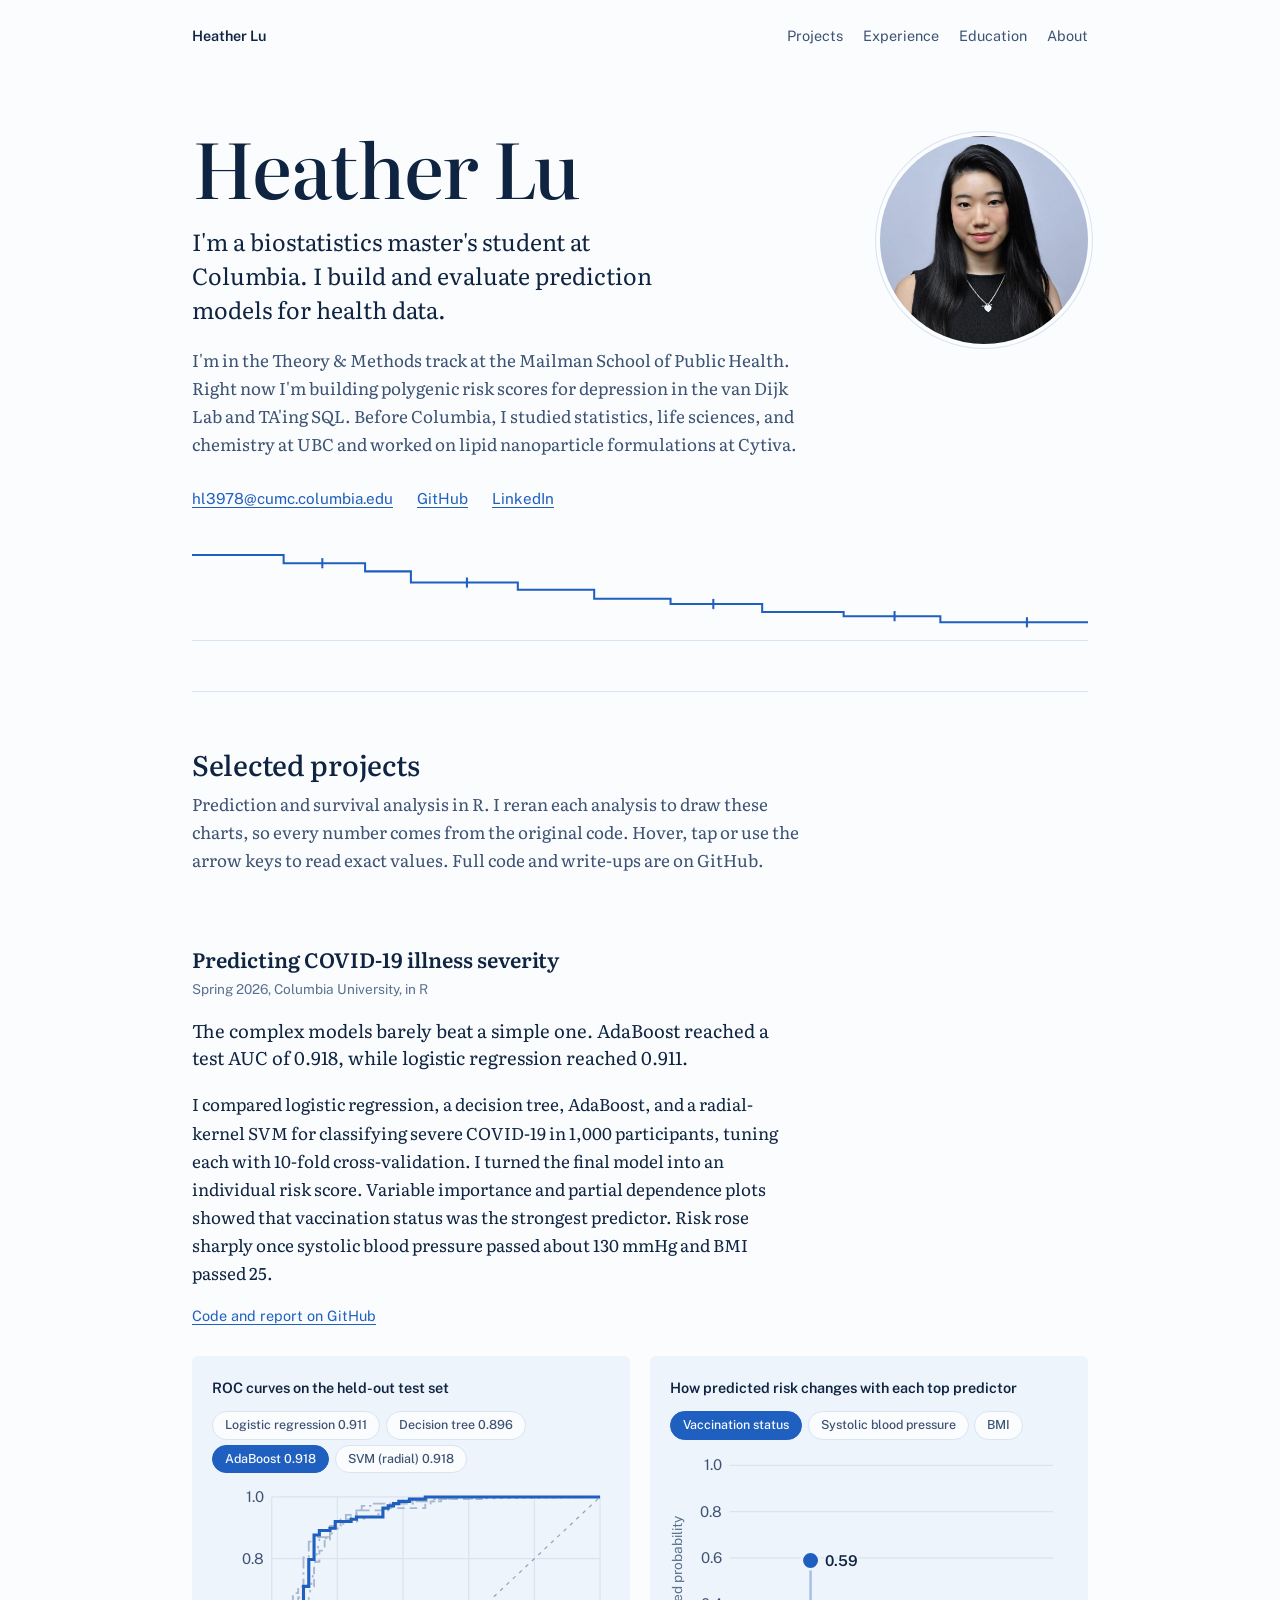
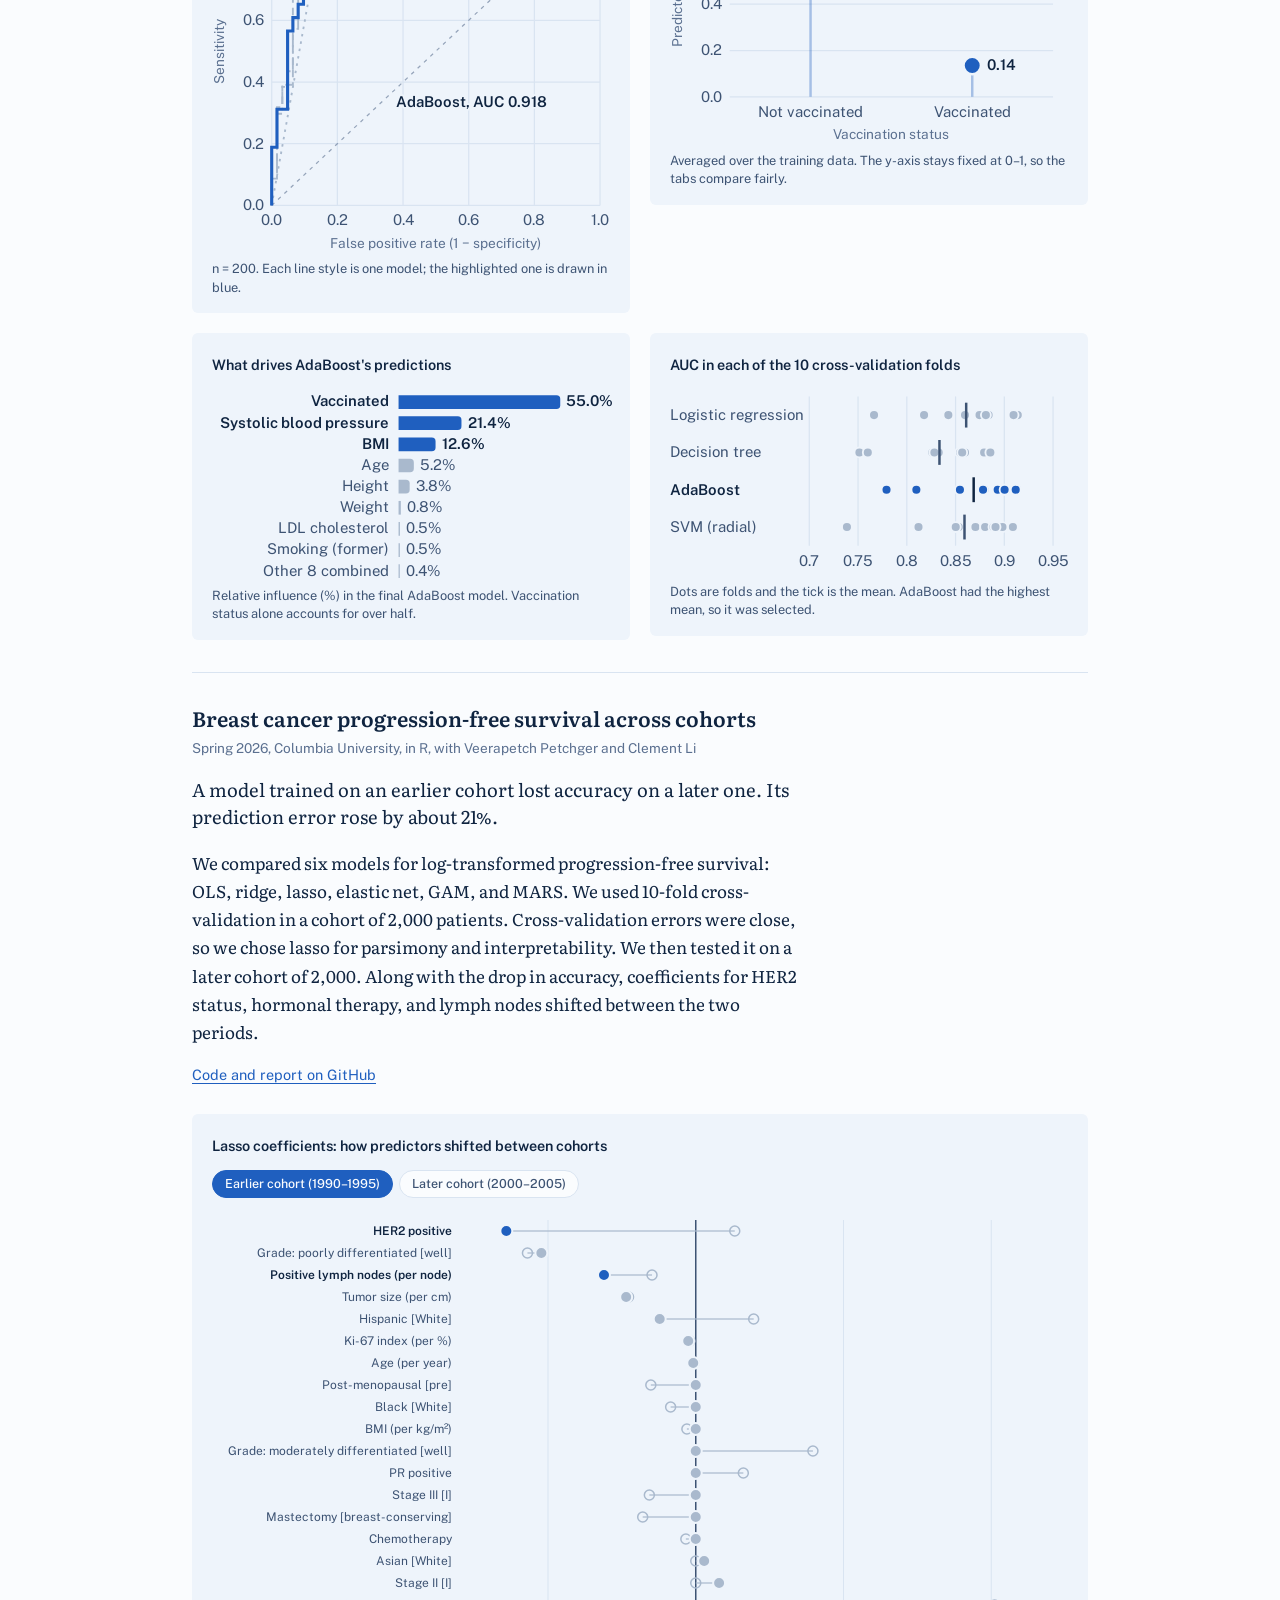
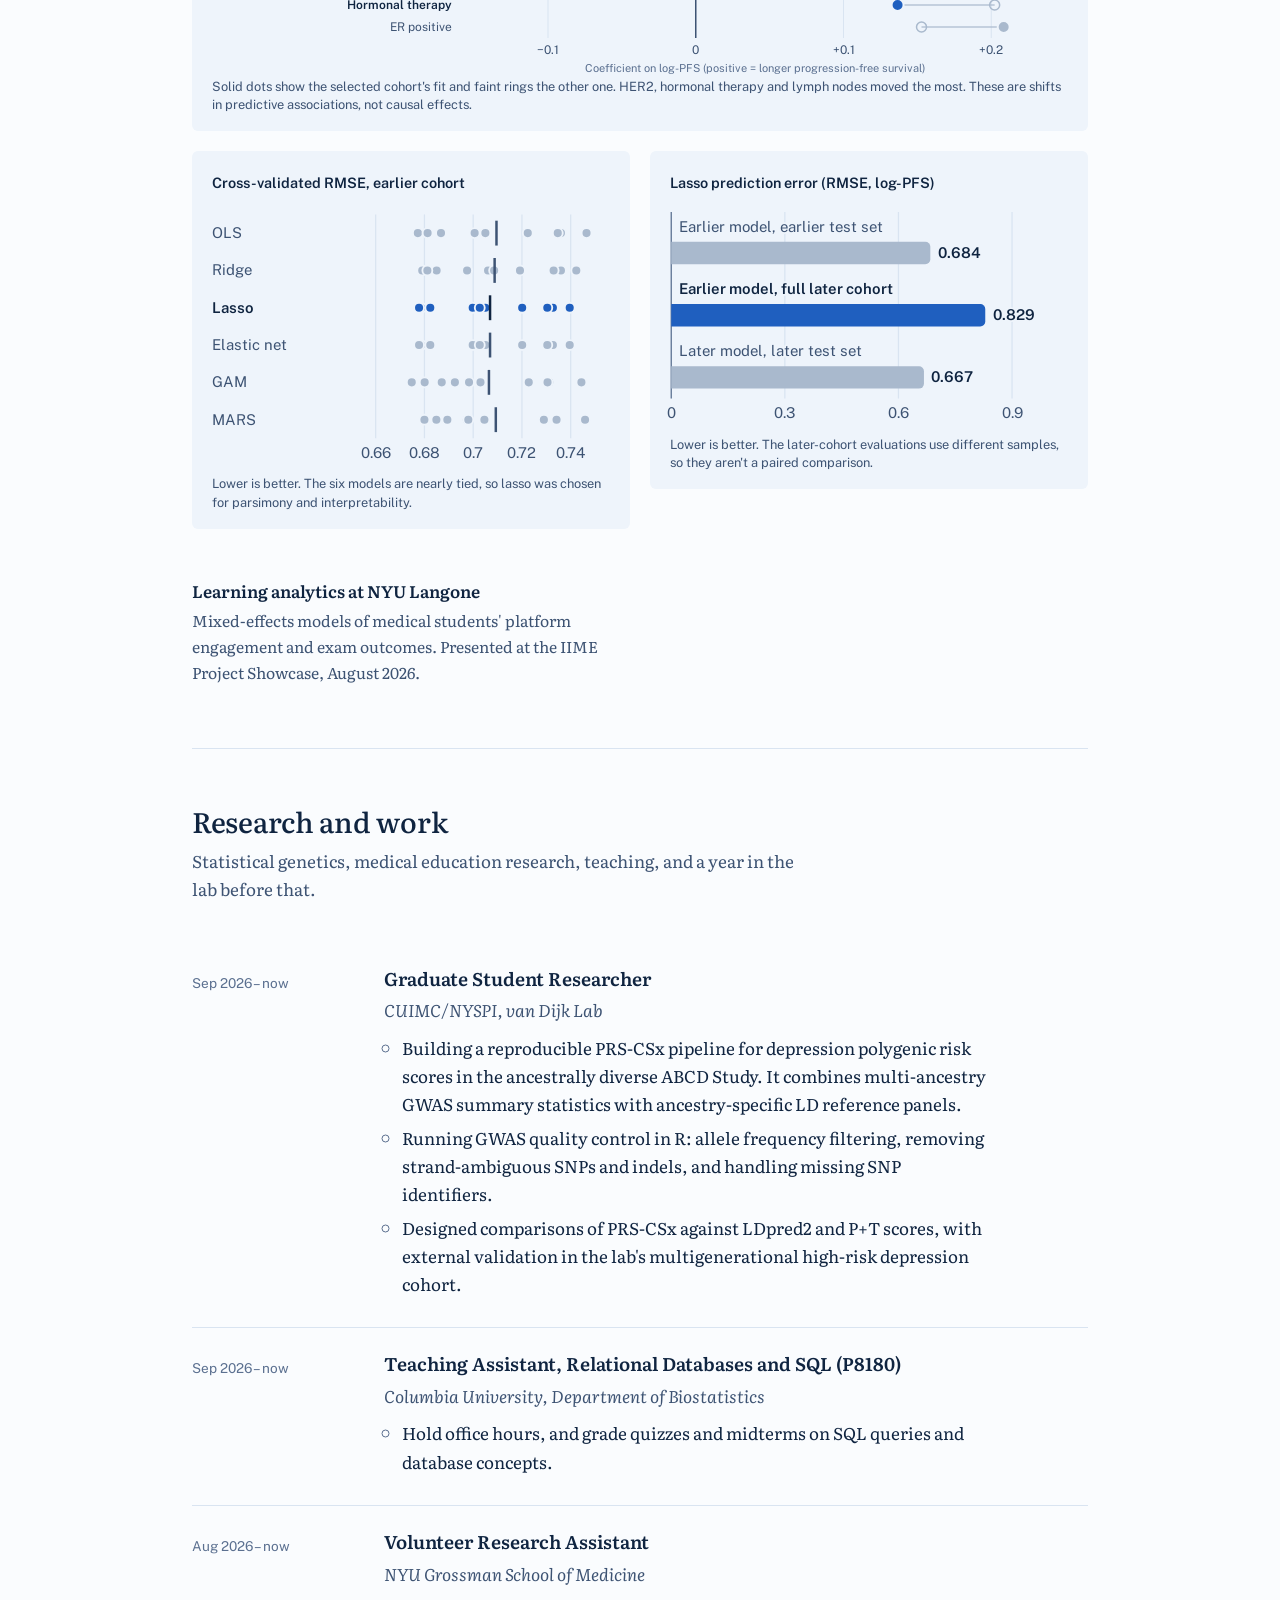
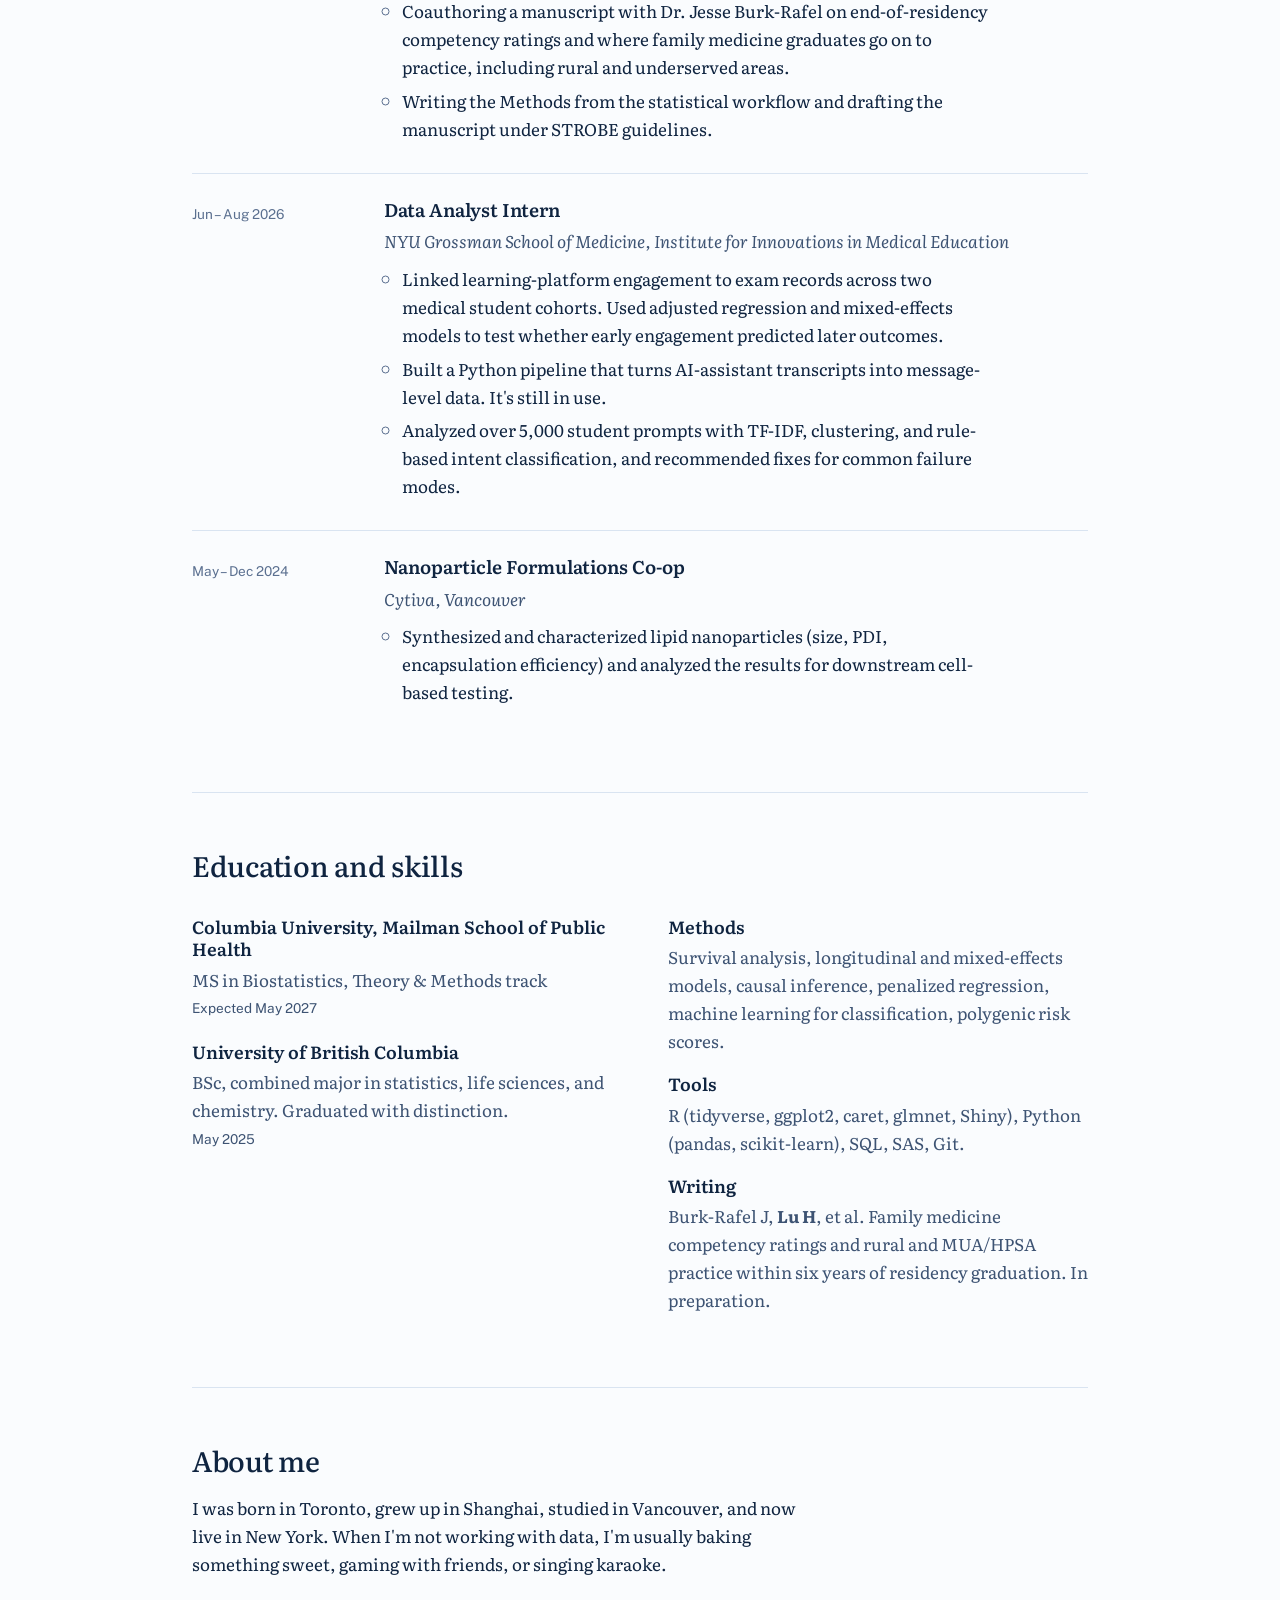
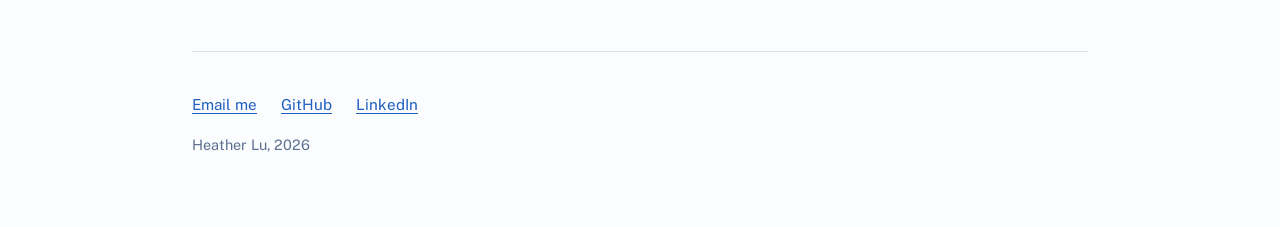
<file: index.html>
<!doctype html>
<html lang="en">
<head>
<meta charset="utf-8">
<meta name="viewport" content="width=device-width, initial-scale=1">
<title>Heather Lu</title>
<meta name="description" content="Heather Lu, biostatistics master's student at Columbia University. Prediction modeling, survival analysis, and reproducible research in R and Python.">
<link rel="preconnect" href="https://fonts.googleapis.com">
<link rel="preconnect" href="https://fonts.gstatic.com" crossorigin>
<link href="https://fonts.googleapis.com/css2?family=Literata:ital,opsz,wght@0,7..72,400;0,7..72,500;0,7..72,600;1,7..72,400&family=Public+Sans:wght@400;500;600&display=swap" rel="stylesheet">
<link rel="stylesheet" href="css/site.css">
</head>
<body>
<div class="wrap">

<nav class="site-nav" aria-label="Main">
  <a class="home" href="#top">Heather Lu</a>
  <ul>
    <li><a href="#projects">Projects</a></li>
    <li><a href="#experience">Experience</a></li>
    <li><a href="#education">Education</a></li>
    <li><a href="#about">About</a></li>
  </ul>
</nav>

<header class="hero" id="top">
  <div class="hero-intro">
  <img class="portrait" src="img/heather-lu.jpg" alt="Heather Lu" width="400" height="400">
  <div class="hero-text">
  <h1>Heather Lu</h1>
  <p class="lede">I'm a biostatistics master's student at Columbia. I build and evaluate prediction models for health data.</p>
  <p class="sub">I'm in the Theory &amp; Methods track at the Mailman School of Public Health. Right now I'm building polygenic risk scores for depression in the van Dijk Lab and TA'ing SQL. Before Columbia, I studied statistics, life sciences, and chemistry at UBC and worked on lipid nanoparticle formulations at Cytiva.</p>
  <div class="contact-links">
    <a href="mailto:hl3978@cumc.columbia.edu">hl3978@cumc.columbia.edu</a>
    <a href="https://github.com/heather-lu">GitHub</a>
    <a href="https://www.linkedin.com/in/heatherlu2001/">LinkedIn</a>
  </div>
  </div>
  </div>
  <svg class="km" viewBox="0 0 880 90" preserveAspectRatio="none" aria-hidden="true" focusable="false">
    <line class="base" x1="0" y1="88" x2="880" y2="88"/>
    <path class="curve" d="M0 4 H90 V12 H170 V20 H215 V31 H320 V38 H395 V47 H470 V52 H560 V60 H640 V64 H735 V70 H880"/>
    <line class="cens" x1="128" y1="7" x2="128" y2="17" style="animation-delay:.9s"/>
    <line class="cens" x1="270" y1="26" x2="270" y2="36" style="animation-delay:1.3s"/>
    <line class="cens" x1="512" y1="47" x2="512" y2="57" style="animation-delay:1.8s"/>
    <line class="cens" x1="690" y1="59" x2="690" y2="69" style="animation-delay:2.2s"/>
    <line class="cens" x1="820" y1="65" x2="820" y2="75" style="animation-delay:2.5s"/>
  </svg>
</header>

<section id="projects" aria-labelledby="projects-h">
  <h2 id="projects-h">Selected projects</h2>
  <p class="section-intro">Prediction and survival analysis in R. I reran each analysis to draw these charts, so every number comes from the original code. Hover, tap or use the arrow keys to read exact values. Full code and write-ups are on GitHub.</p>

  <article class="project wide" id="covid">
    <div class="body">
      <h3>Predicting COVID-19 illness severity</h3>
      <p class="meta">Spring 2026, Columbia University, in R</p>
      <p class="finding">The complex models barely beat a simple one. AdaBoost reached a test AUC of 0.918, while logistic regression reached 0.911.</p>
      <p>I compared logistic regression, a decision tree, AdaBoost, and a radial-kernel SVM for classifying severe COVID-19 in 1,000 participants, tuning each with 10-fold cross-validation. I turned the final model into an individual risk score. Variable importance and partial dependence plots showed that vaccination status was the strongest predictor. Risk rose sharply once systolic blood pressure passed about 130 mmHg and BMI passed 25.</p>
      <div class="project-links">
        <a href="https://github.com/heather-lu/covid-severity-prediction">Code and report on GitHub</a>
      </div>
    </div>
    <div class="chart-grid">
      <figure class="chart" id="covid-roc" data-fallback="Test AUC: AdaBoost 0.918, SVM 0.918, logistic regression 0.911, decision tree 0.896."></figure>
      <figure class="chart" id="covid-pdp" data-fallback="Predicted risk of severe illness: 0.59 unvaccinated vs 0.14 vaccinated."></figure>
      <figure class="chart" id="covid-imp" data-fallback="Vaccination status accounts for about 55% of AdaBoost's relative influence."></figure>
      <figure class="chart" id="covid-cv" data-fallback="Mean 10-fold CV AUC: AdaBoost 0.869, logistic 0.861, SVM 0.859, decision tree 0.833."></figure>
    </div>
  </article>

  <article class="project wide" id="pfs">
    <div class="body">
      <h3>Breast cancer progression-free survival across cohorts</h3>
      <p class="meta">Spring 2026, Columbia University, in R, with Veerapetch Petchger and Clement Li</p>
      <p class="finding">A model trained on an earlier cohort lost accuracy on a later one. Its prediction error rose by about 21%.</p>
      <p>We compared six models for log-transformed progression-free survival: OLS, ridge, lasso, elastic net, GAM, and MARS. We used 10-fold cross-validation in a cohort of 2,000 patients. Cross-validation errors were close, so we chose lasso for parsimony and interpretability. We then tested it on a later cohort of 2,000. Along with the drop in accuracy, coefficients for HER2 status, hormonal therapy, and lymph nodes shifted between the two periods.</p>
      <div class="project-links">
        <a href="https://github.com/heather-lu/breast-cancer-pfs-prediction">Code and report on GitHub</a>
      </div>
    </div>
    <div class="chart-grid">
      <figure class="chart span-2" id="pfs-coef" data-fallback="Lasso coefficients shifted between cohorts: HER2 went from −0.128 to +0.026 and hormonal therapy from +0.137 to +0.202."></figure>
      <figure class="chart" id="pfs-cv" data-fallback="10-fold CV RMSE in the earlier cohort ranged from 0.706 (GAM) to 0.710 (OLS); lasso was 0.707."></figure>
      <figure class="chart" id="pfs-eval" data-fallback="Lasso RMSE: 0.684 on the earlier test set, 0.829 on the later cohort, 0.667 when refit on the later cohort."></figure>
    </div>
  </article>


  <div class="more">
    <div>
      <h4>Learning analytics at NYU Langone</h4>
      <p>Mixed-effects models of medical students' platform engagement and exam outcomes. Presented at the IIME Project Showcase, August 2026.</p>
    </div>
  </div>
</section>

<section id="experience" aria-labelledby="experience-h">
  <h2 id="experience-h">Research and work</h2>
  <p class="section-intro">Statistical genetics, medical education research, teaching, and a year in the lab before that.</p>
  <ol class="timeline" reversed>
    <li>
      <div class="when">Sep 2026 – now</div>
      <div>
        <h3>Graduate Student Researcher</h3>
        <p class="where">CUIMC/NYSPI, van Dijk Lab</p>
        <ul>
          <li>Building a reproducible PRS-CSx pipeline for depression polygenic risk scores in the ancestrally diverse ABCD Study. It combines multi-ancestry GWAS summary statistics with ancestry-specific LD reference panels.</li>
          <li>Running GWAS quality control in R: allele frequency filtering, removing strand-ambiguous SNPs and indels, and handling missing SNP identifiers.</li>
          <li>Designed comparisons of PRS-CSx against LDpred2 and P+T scores, with external validation in the lab's multigenerational high-risk depression cohort.</li>
        </ul>
      </div>
    </li>
    <li>
      <div class="when">Sep 2026 – now</div>
      <div>
        <h3>Teaching Assistant, Relational Databases and SQL (P8180)</h3>
        <p class="where">Columbia University, Department of Biostatistics</p>
        <ul>
          <li>Hold office hours, and grade quizzes and midterms on SQL queries and database concepts.</li>
        </ul>
      </div>
    </li>
    <li>
      <div class="when">Aug 2026 – now</div>
      <div>
        <h3>Volunteer Research Assistant</h3>
        <p class="where">NYU Grossman School of Medicine</p>
        <ul>
          <li>Coauthoring a manuscript with Dr. Jesse Burk-Rafel on end-of-residency competency ratings and where family medicine graduates go on to practice, including rural and underserved areas.</li>
          <li>Writing the Methods from the statistical workflow and drafting the manuscript under STROBE guidelines.</li>
        </ul>
      </div>
    </li>
    <li>
      <div class="when">Jun – Aug 2026</div>
      <div>
        <h3>Data Analyst Intern</h3>
        <p class="where">NYU Grossman School of Medicine, Institute for Innovations in Medical Education</p>
        <ul>
          <li>Linked learning-platform engagement to exam records across two medical student cohorts. Used adjusted regression and mixed-effects models to test whether early engagement predicted later outcomes.</li>
          <li>Built a Python pipeline that turns AI-assistant transcripts into message-level data. It's still in use.</li>
          <li>Analyzed over 5,000 student prompts with TF-IDF, clustering, and rule-based intent classification, and recommended fixes for common failure modes.</li>
        </ul>
      </div>
    </li>
    <li>
      <div class="when">May – Dec 2024</div>
      <div>
        <h3>Nanoparticle Formulations Co-op</h3>
        <p class="where">Cytiva, Vancouver</p>
        <ul>
          <li>Synthesized and characterized lipid nanoparticles (size, PDI, encapsulation efficiency) and analyzed the results for downstream cell-based testing.</li>
        </ul>
      </div>
    </li>
  </ol>
</section>

<section id="education" aria-labelledby="education-h">
  <h2 id="education-h">Education and skills</h2>
  <div class="cols" style="margin-top:2rem">
    <div class="edu">
      <div class="item">
        <h3>Columbia University, Mailman School of Public Health</h3>
        <p>MS in Biostatistics, Theory &amp; Methods track</p>
        <p class="meta">Expected May 2027</p>
      </div>
      <div class="item">
        <h3>University of British Columbia</h3>
        <p>BSc, combined major in statistics, life sciences, and chemistry. Graduated with distinction.</p>
        <p class="meta">May 2025</p>
      </div>
    </div>
    <div>
      <h3>Methods</h3>
      <p>Survival analysis, longitudinal and mixed-effects models, causal inference, penalized regression, machine learning for classification, polygenic risk scores.</p>
      <h3>Tools</h3>
      <p>R (tidyverse, ggplot2, caret, glmnet, Shiny), Python (pandas, scikit-learn), SQL, SAS, Git.</p>
      <h3>Writing</h3>
      <p>Burk-Rafel J, <strong>Lu H</strong>, et al. Family medicine competency ratings and rural and MUA/HPSA practice within six years of residency graduation. In preparation.</p>
    </div>
  </div>
</section>

<section id="about" class="about" aria-labelledby="about-h">
  <h2 id="about-h">About me</h2>
  <p style="margin-top:1rem">I was born in Toronto, grew up in Shanghai, studied in Vancouver, and now live in New York. When I'm not working with data, I'm usually baking something sweet, gaming with friends, or singing karaoke.</p>
</section>

<footer>
  <div class="contact-links">
    <a href="mailto:hl3978@cumc.columbia.edu">Email me</a>
    <a href="https://github.com/heather-lu">GitHub</a>
    <a href="https://www.linkedin.com/in/heatherlu2001/">LinkedIn</a>
  </div>
  <p>Heather Lu, 2026</p>
</footer>

</div>
<script type="module" src="js/main.js"></script>
</body>
</html>
</file>
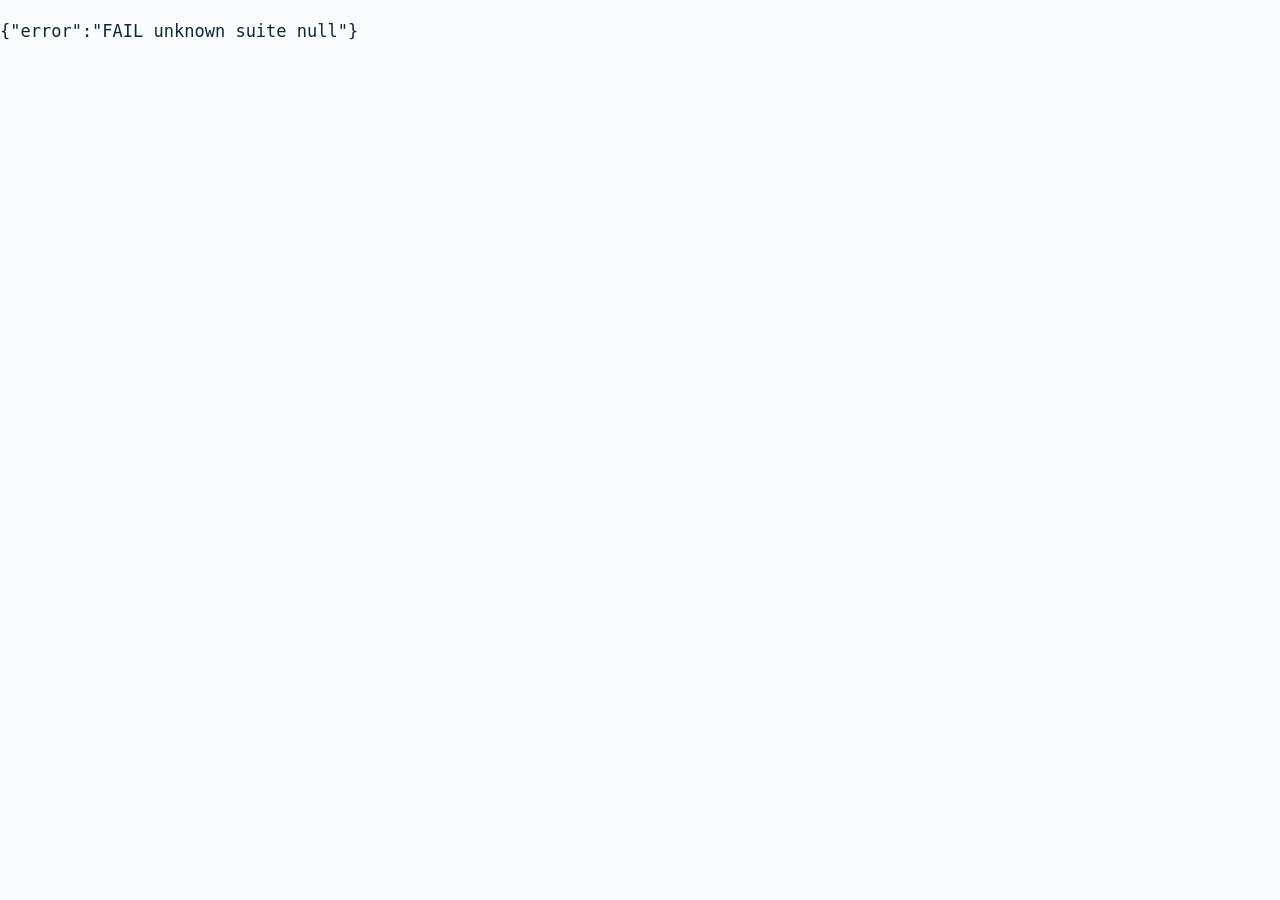
<file: tests/harness.html>
<!doctype html>
<html lang="en"><head><meta charset="utf-8"><title>Chart harness</title>
<link rel="stylesheet" href="../css/site.css"></head>
<body><div class="wrap" id="mounts"></div><pre id="results">pending</pre>
<script type="module" src="harness.js"></script></body></html>
</file>
<file: css/site.css>
/* Palette: shades of blue. Chart series colors validated with the dataviz
   palette validator (light surface #EEF4FB, dark surface #14223A). */
:root {
  --paper: #FAFCFE;
  --panel: #EEF4FB;
  --ink: #0F2440;
  --ink-2: #3D5373;
  --muted: #5B7090;
  --rule: #D9E4F1;
  --link: #1F5FBF;
  --link-hover: #143F82;
  --focus: #1F5FBF;
  --hi: #1F5FBF;      /* emphasized series / mark */
  --hi-2: #3FA2E0;    /* second series when exactly two are compared */
  --quiet: #A9B9CD;   /* context marks */
  --serif: "Literata", Georgia, "Times New Roman", serif;
  --sans: "Public Sans", system-ui, -apple-system, "Segoe UI", sans-serif;
  --measure: 38rem;
  --wide: 60rem;
}
@media (prefers-color-scheme: dark) {
  :root:not([data-theme="light"]) {
    --paper: #0C1626; --panel: #14223A; --ink: #E4ECF7; --ink-2: #B3C3D8; --muted: #8DA1BC;
    --rule: #22334F; --link: #7CB0F5; --link-hover: #A6C9F8; --focus: #7CB0F5;
    --hi: #4F8FE8; --hi-2: #2C5DB0; --quiet: #4A5D7A;
  }
}
:root[data-theme="dark"] {
  --paper: #0C1626; --panel: #14223A; --ink: #E4ECF7; --ink-2: #B3C3D8; --muted: #8DA1BC;
  --rule: #22334F; --link: #7CB0F5; --link-hover: #A6C9F8; --focus: #7CB0F5;
  --hi: #4F8FE8; --hi-2: #2C5DB0; --quiet: #4A5D7A;
}

*, *::before, *::after { box-sizing: border-box; }
html { -webkit-text-size-adjust: 100%; }
body {
  margin: 0; background: var(--paper); color: var(--ink);
  font-family: var(--serif); font-size: 1.0625rem; line-height: 1.65;
  font-optical-sizing: auto; text-rendering: optimizeLegibility;
}
a { color: var(--link); text-decoration-thickness: 1px; text-underline-offset: 0.18em; }
a:hover { color: var(--link-hover); text-decoration-thickness: 2px; }
:focus-visible { outline: 2px solid var(--focus); outline-offset: 3px; border-radius: 2px; }
p { margin: 0 0 1em; }

.wrap { max-width: var(--wide); margin: 0 auto; padding: 0 1rem; }
@media (min-width: 640px) { .wrap { padding: 0 2rem; } }

/* Nav */
.site-nav { display: flex; justify-content: space-between; align-items: baseline; gap: 1rem; padding: 1.5rem 0; font-family: var(--sans); font-size: 0.9rem; }
.site-nav .home { color: var(--ink); text-decoration: none; font-weight: 600; white-space: nowrap; }
.site-nav ul { list-style: none; margin: 0; padding: 0; display: flex; flex-wrap: wrap; gap: 0.25rem 1.25rem; }
.site-nav ul a { color: var(--ink-2); text-decoration: none; }
.site-nav ul a:hover { color: var(--link); text-decoration: underline; }

/* Hero */
.hero { position: relative; padding: 3.5rem 0 3rem; }
.hero h1 { font-size: clamp(2.75rem, 8vw, 4.75rem); font-weight: 500; line-height: 1.02; letter-spacing: -0.02em; margin: 0 0 1.25rem; }
.hero .lede { font-size: clamp(1.2rem, 2.4vw, 1.45rem); line-height: 1.45; max-width: 32rem; color: var(--ink); margin-bottom: 1.25rem; }
.hero .sub { max-width: var(--measure); color: var(--ink-2); }
.contact-links { font-family: var(--sans); font-size: 0.95rem; display: flex; flex-wrap: wrap; gap: 0.5rem 1.5rem; margin-top: 1.75rem; }
.km { display: block; width: 100%; height: auto; margin-top: 2.5rem; color: var(--ink); }
.km .curve { fill: none; stroke: var(--hi); stroke-width: 2; stroke-linejoin: miter; }
.km .cens { stroke: var(--hi); stroke-width: 2; }
.km .base { stroke: var(--rule); stroke-width: 1; }
@media (prefers-reduced-motion: no-preference) {
  .km .curve { stroke-dasharray: 1400; stroke-dashoffset: 1400; animation: draw 2.4s cubic-bezier(.45,.05,.3,1) .3s forwards; }
  .km .cens { opacity: 0; animation: appear .3s ease-out forwards; }
  @keyframes draw { to { stroke-dashoffset: 0; } }
  @keyframes appear { to { opacity: 1; } }
}

/* Sections */
section { padding: 3.5rem 0; border-top: 1px solid var(--rule); }
h2 { font-size: 1.75rem; font-weight: 500; line-height: 1.2; letter-spacing: -0.01em; margin: 0 0 0.5rem; }
.section-intro { color: var(--ink-2); max-width: var(--measure); margin-bottom: 2.5rem; }
h3 { font-size: 1.3rem; font-weight: 600; line-height: 1.3; margin: 0 0 0.35rem; }
.meta { font-family: var(--sans); font-size: 0.85rem; color: var(--muted); margin: 0 0 1rem; }

/* Projects */
.project { display: grid; gap: 1.75rem; padding: 2rem 0; }
.project + .project { border-top: 1px solid var(--rule); }
@media (min-width: 820px) { .project.lead { grid-template-columns: minmax(0, 1fr) 21rem; gap: 3rem; align-items: start; } }
.project .body p { max-width: var(--measure); }
.project .finding { font-size: 1.15rem; line-height: 1.5; }
.project-links { font-family: var(--sans); font-size: 0.9rem; display: flex; flex-wrap: wrap; gap: 0.4rem 1.25rem; margin-top: 0.75rem; }

figure.chart { margin: 0; background: var(--panel); border-radius: 6px; padding: 1.25rem 1.25rem 1rem; }
figure.chart figcaption { font-family: var(--sans); font-size: 0.8rem; line-height: 1.45; color: var(--ink-2); }
figure.chart .chart-title { font-family: var(--sans); font-size: 0.9rem; font-weight: 600; color: var(--ink); margin: 0 0 0.75rem; }
figure.chart svg { display: block; width: 100%; height: auto; overflow: visible; font-family: var(--sans); }
.chart text { fill: var(--ink-2); font-size: 12px; paint-order: stroke; stroke: var(--panel); stroke-width: 3px; stroke-linejoin: round; }
.chart text.val { fill: var(--ink); font-weight: 600; }
.chart .grid { stroke: var(--rule); stroke-width: 1; }
.chart .axis { stroke: var(--muted); stroke-width: 1; }
.chart .dot { fill: var(--quiet); stroke: var(--panel); stroke-width: 2; }
.chart .dot.on { fill: var(--hi); }
.chart .bar { fill: var(--quiet); }
.chart .bar.on { fill: var(--hi); }
.chart .hit { fill: transparent; }
.chart g.datum:hover .dot, .chart g.datum:hover .bar { stroke: var(--ink); stroke-width: 1.5; }
/* Screen-reader data tables. Tables ignore width:1px, so park them off-screen to the left (no page overflow). */
.chart-table { position: absolute; left: -10000px; top: auto; width: 1px; height: 1px; overflow: hidden; }
figure.chart { position: relative; }

.more { display: grid; gap: 1.5rem; margin-top: 1rem; }
@media (min-width: 640px) { .more { grid-template-columns: 1fr 1fr; gap: 2.5rem; } }
.more h4 { font-size: 1.05rem; font-weight: 600; margin: 0 0 0.25rem; }
.more p { color: var(--ink-2); font-size: 0.98rem; margin-bottom: 0.4rem; }

/* Timeline */
.timeline { list-style: none; margin: 0; padding: 0; }
.timeline > li { display: grid; gap: 0.25rem; padding: 1.5rem 0; }
.timeline > li + li { border-top: 1px solid var(--rule); }
@media (min-width: 720px) { .timeline > li { grid-template-columns: 10rem minmax(0, 1fr); gap: 2rem; } }
.timeline .when { font-family: var(--sans); font-size: 0.85rem; color: var(--muted); padding-top: 0.3rem; }
.timeline h3 { font-size: 1.15rem; }
.timeline .where { color: var(--ink-2); font-style: italic; margin-bottom: 0.6rem; }
.timeline ul { margin: 0; padding-left: 1.1rem; max-width: var(--measure); }
.timeline ul li { margin-bottom: 0.35rem; }
.timeline ul li::marker { color: var(--muted); }

.cols { display: grid; gap: 2.5rem; }
@media (min-width: 720px) { .cols { grid-template-columns: 1fr 1fr; gap: 3.5rem; } }
.cols h3 { font-size: 1.1rem; }
.cols p { color: var(--ink-2); }
.edu p { margin-bottom: 0.2em; }
.edu .item + .item { margin-top: 1.25rem; }

.about p { max-width: var(--measure); }

footer { border-top: 1px solid var(--rule); padding: 2.5rem 0 3.5rem; font-family: var(--sans); font-size: 0.9rem; color: var(--muted); }
footer .contact-links { margin-top: 0; margin-bottom: 1rem; }

/* Wide projects: text on top, chart grid below */
.project.wide .body { max-width: var(--measure); }
.chart-grid { display: grid; gap: 1.25rem; grid-template-columns: minmax(0, 1fr); align-items: start; }
@media (min-width: 820px) { .chart-grid { grid-template-columns: repeat(2, minmax(0, 1fr)); } }

/* Chart marks */
.chart .curve { fill: none; stroke: var(--quiet); stroke-width: 1.5; }
.chart .curve.on { stroke: var(--hi); stroke-width: 2.5; }
.chart .ref { stroke: var(--muted); stroke-width: 1; stroke-dasharray: 3 4; opacity: 0.6; }
.chart .cross { fill: var(--hi); stroke: var(--panel); stroke-width: 2; }
.chart .fold { fill: var(--quiet); stroke: var(--panel); stroke-width: 1.5; }
.chart .fold.on { fill: var(--hi); }
.chart .mean { stroke: var(--ink-2); stroke-width: 2; }
.chart .mean.on { stroke: var(--ink); }
.chart .pd-band { fill: var(--hi); opacity: 0.1; }
.chart .stem { stroke: var(--hi); stroke-width: 2; opacity: 0.35; }
.chart .axis-label { fill: var(--muted); font-size: 11px; }
.chart .curve-label { font-size: 12px; }
.chart g.datum { outline: none; }
.chart g.datum:focus-visible .hit { fill: var(--rule); }
.chart svg:focus-visible { outline: 2px solid var(--focus); outline-offset: 4px; border-radius: 4px; }

/* Chart controls */
.choice-group, .tab-group { display: flex; flex-wrap: wrap; gap: 0.35rem; margin: 0 0 0.85rem; }
.choice-group button, .tab-group button {
  font: 500 0.78rem/1.2 var(--sans); color: var(--ink-2); background: var(--paper);
  border: 1px solid var(--rule); border-radius: 999px; padding: 0.35rem 0.75rem; cursor: pointer;
}
.choice-group button:hover, .tab-group button:hover { border-color: var(--hi); color: var(--ink); }
.choice-group button[aria-pressed="true"], .tab-group button[aria-selected="true"] {
  background: var(--hi); border-color: var(--hi); color: var(--paper);
}

.chart-tip {
  position: fixed; top: 0; left: 0; z-index: 10; pointer-events: none; max-width: 16rem;
  background: var(--ink); color: var(--paper); font: 0.78rem/1.45 var(--sans);
  padding: 0.45rem 0.6rem; border-radius: 4px; box-shadow: 0 2px 8px rgba(15, 36, 64, 0.18);
}
.chart-fallback { font-family: var(--sans); font-size: 0.9rem; color: var(--ink-2); margin: 0; }

/* PFS coefficient chart */
.chart-grid .span-2 { grid-column: 1 / -1; }
.chart .zero { stroke: var(--ink-2); stroke-width: 1.5; }
.chart .coef-track { stroke: var(--quiet); stroke-width: 2; opacity: 0.6; }
.chart .coef-ghost { fill: none; stroke: var(--quiet); stroke-width: 1.5; }
.chart .coef-dot { fill: var(--quiet); stroke: var(--panel); stroke-width: 2; }
.chart .coef-dot.on { fill: var(--hi); }
.chart .coef-dot, .chart .coef-ghost { transition: transform 600ms cubic-bezier(.3,.7,.3,1); }
@media (prefers-reduced-motion: reduce) { .chart .coef-dot, .chart .coef-ghost { transition: none; } }

/* Kaplan-Meier */
.chart .curve.on2 { stroke: var(--hi-2); stroke-width: 2.5; }

/* Portrait: above the name on phones, to the right of the intro on wider screens */
.hero-intro { display: flex; flex-direction: column; gap: 1.5rem; }
.portrait { width: 7.5rem; height: 7.5rem; border-radius: 50%; object-fit: cover; background: var(--panel); box-shadow: 0 0 0 4px var(--paper), 0 0 0 5px var(--rule); }
@media (min-width: 720px) {
  .hero-intro { flex-direction: row-reverse; align-items: flex-start; justify-content: space-between; gap: 3rem; }
  .portrait { width: 13rem; height: 13rem; flex: none; margin-top: 0.5rem; }
}
</file>
